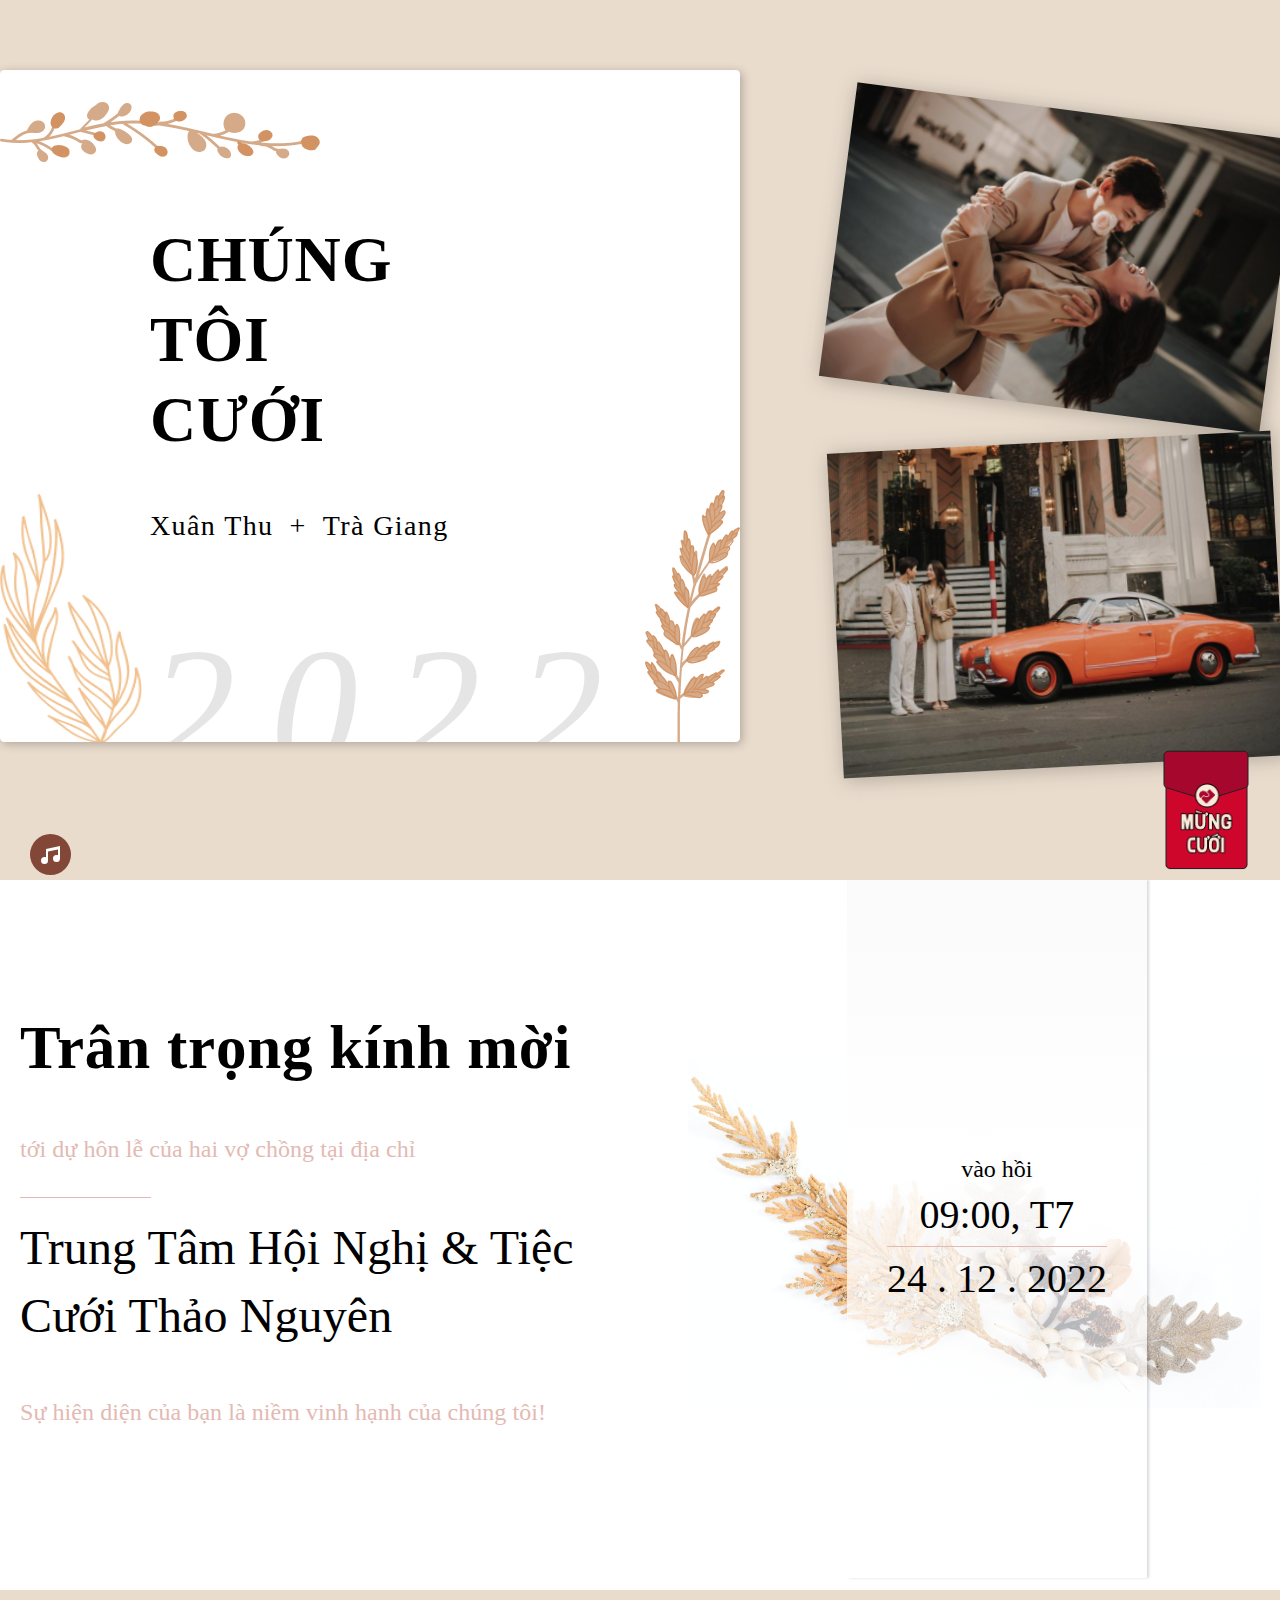
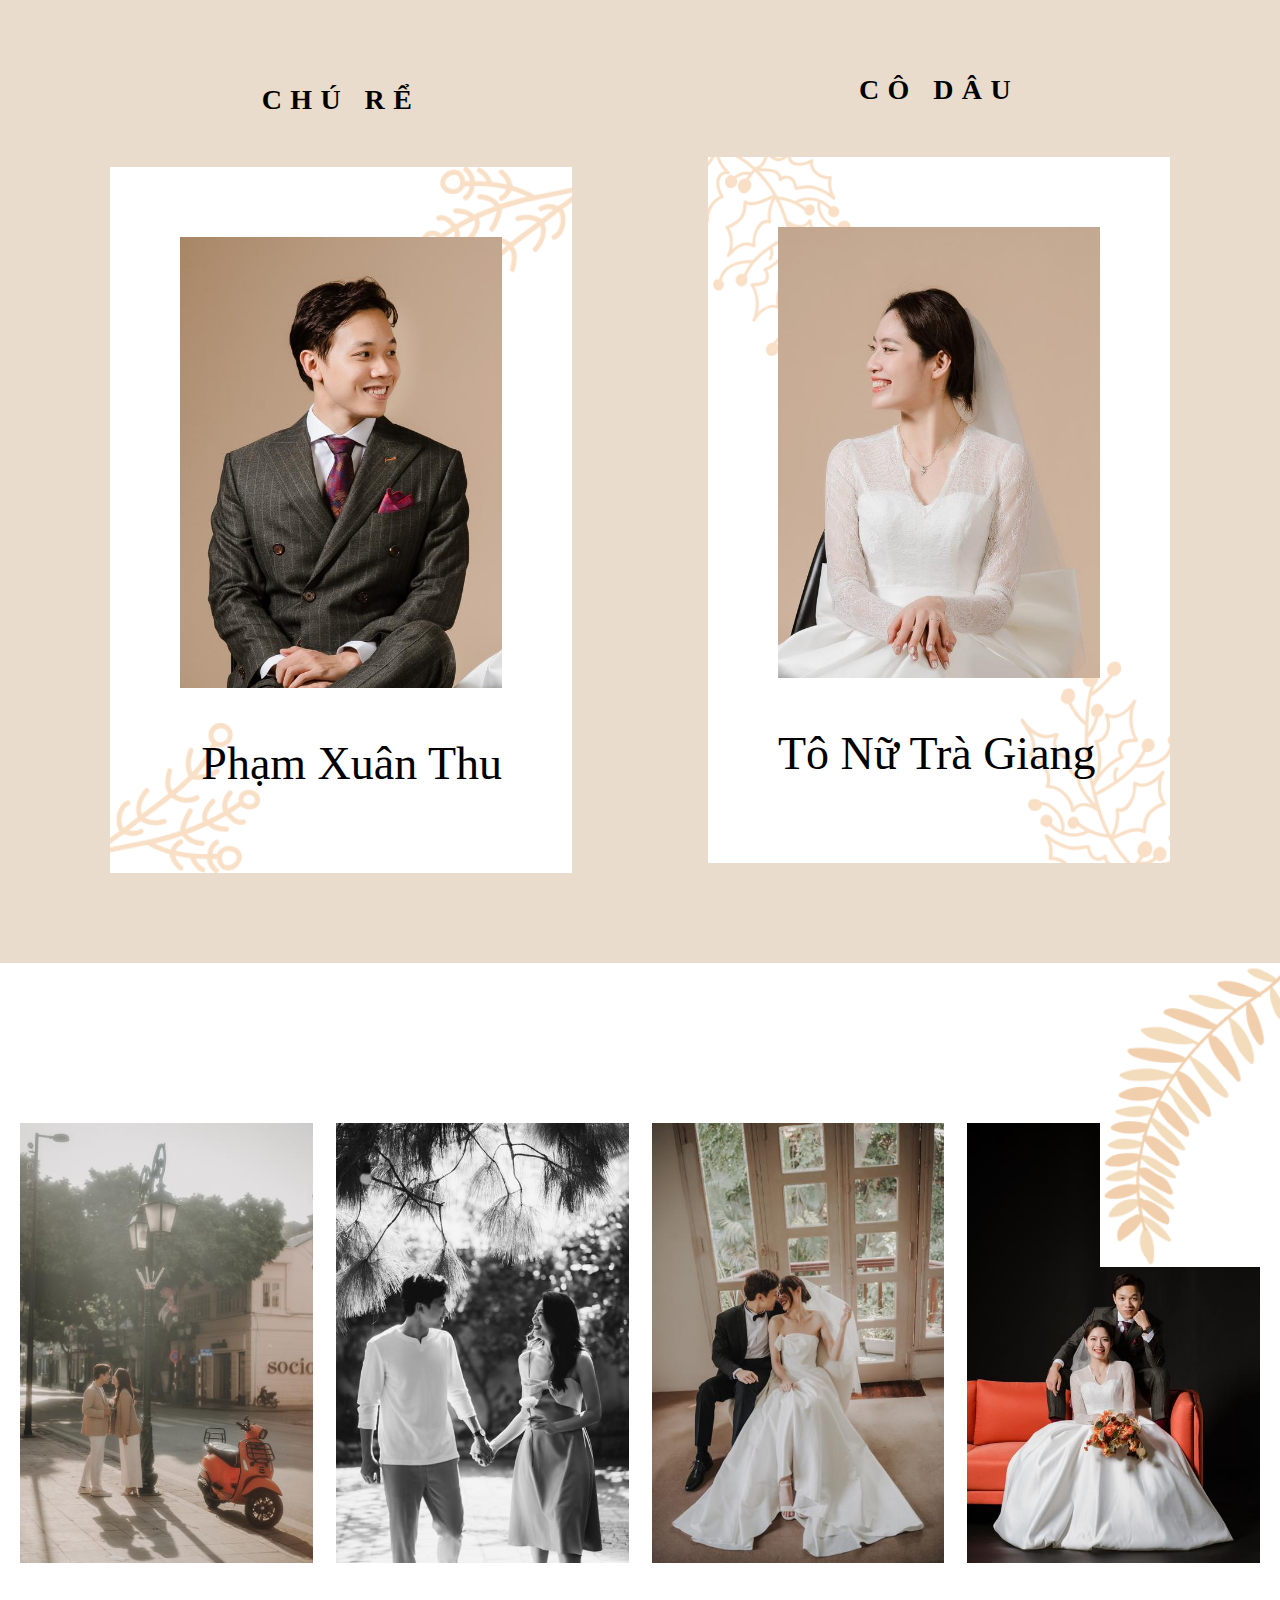
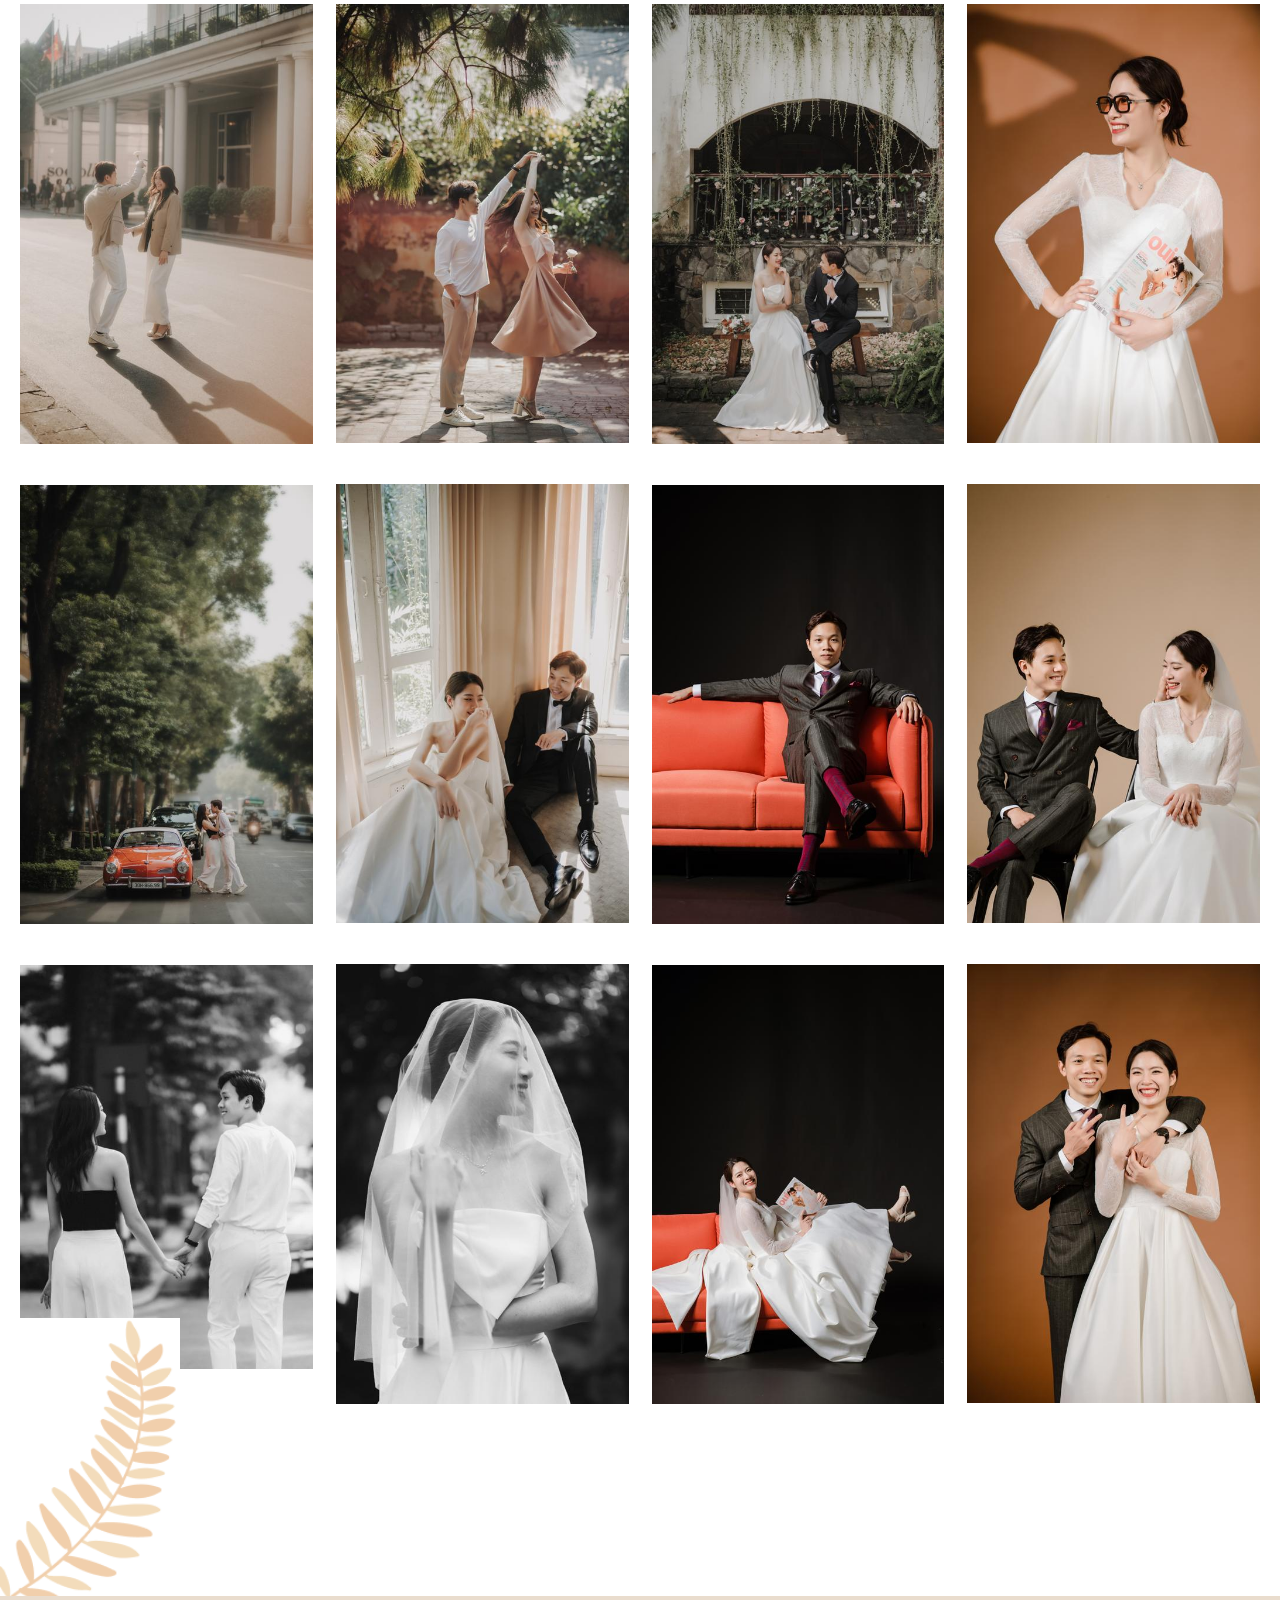
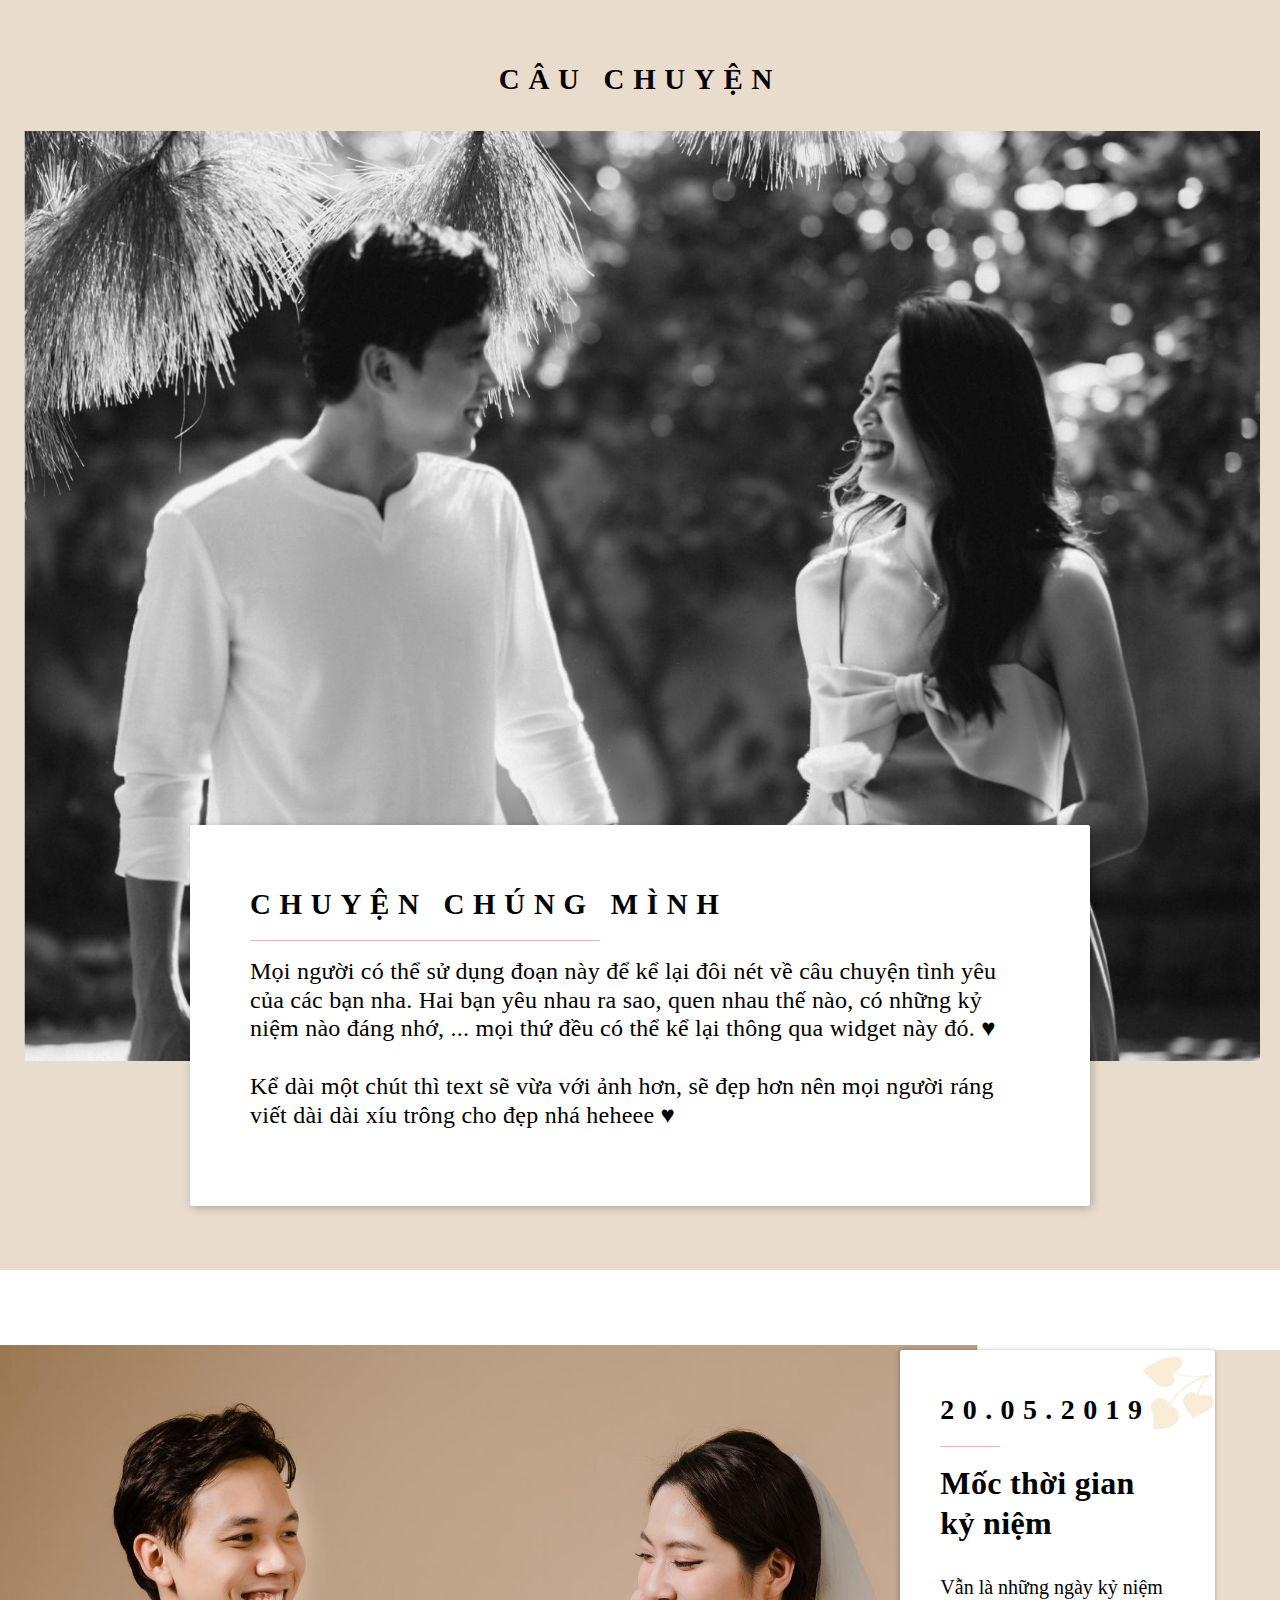
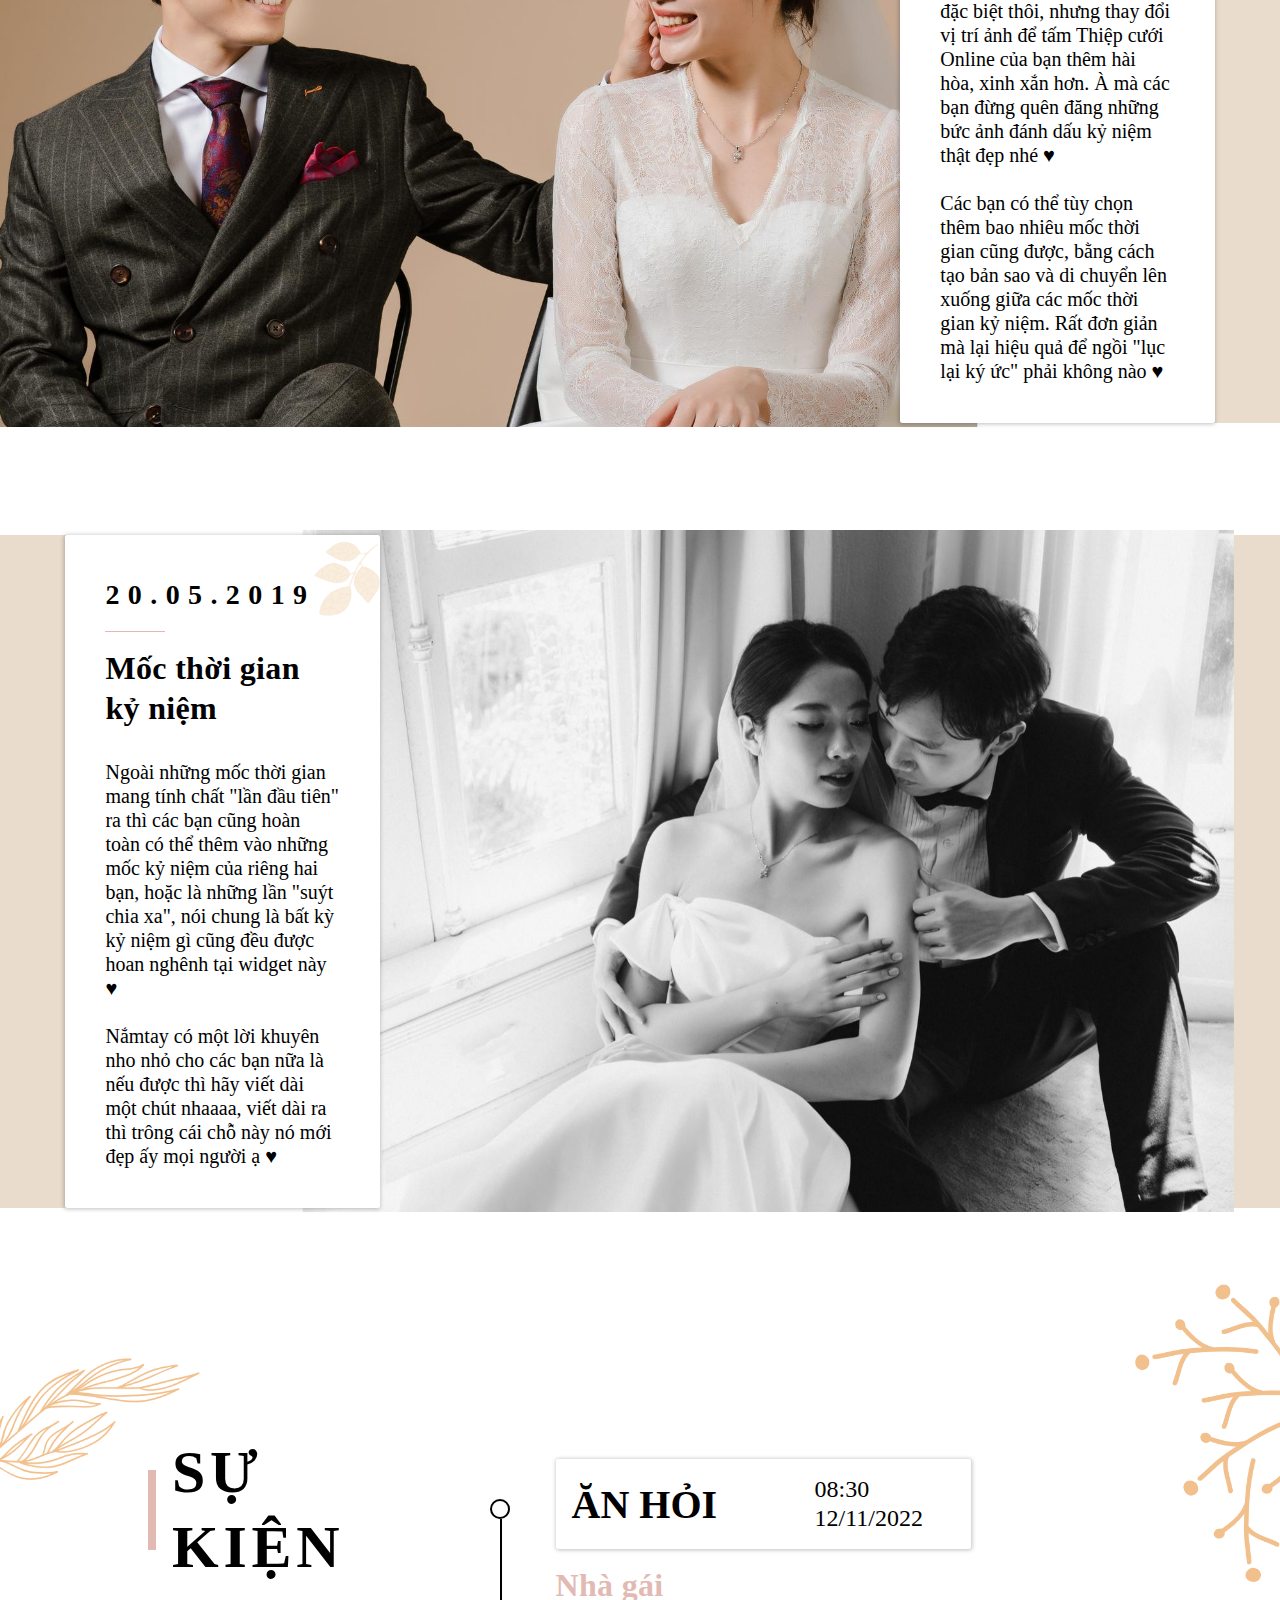
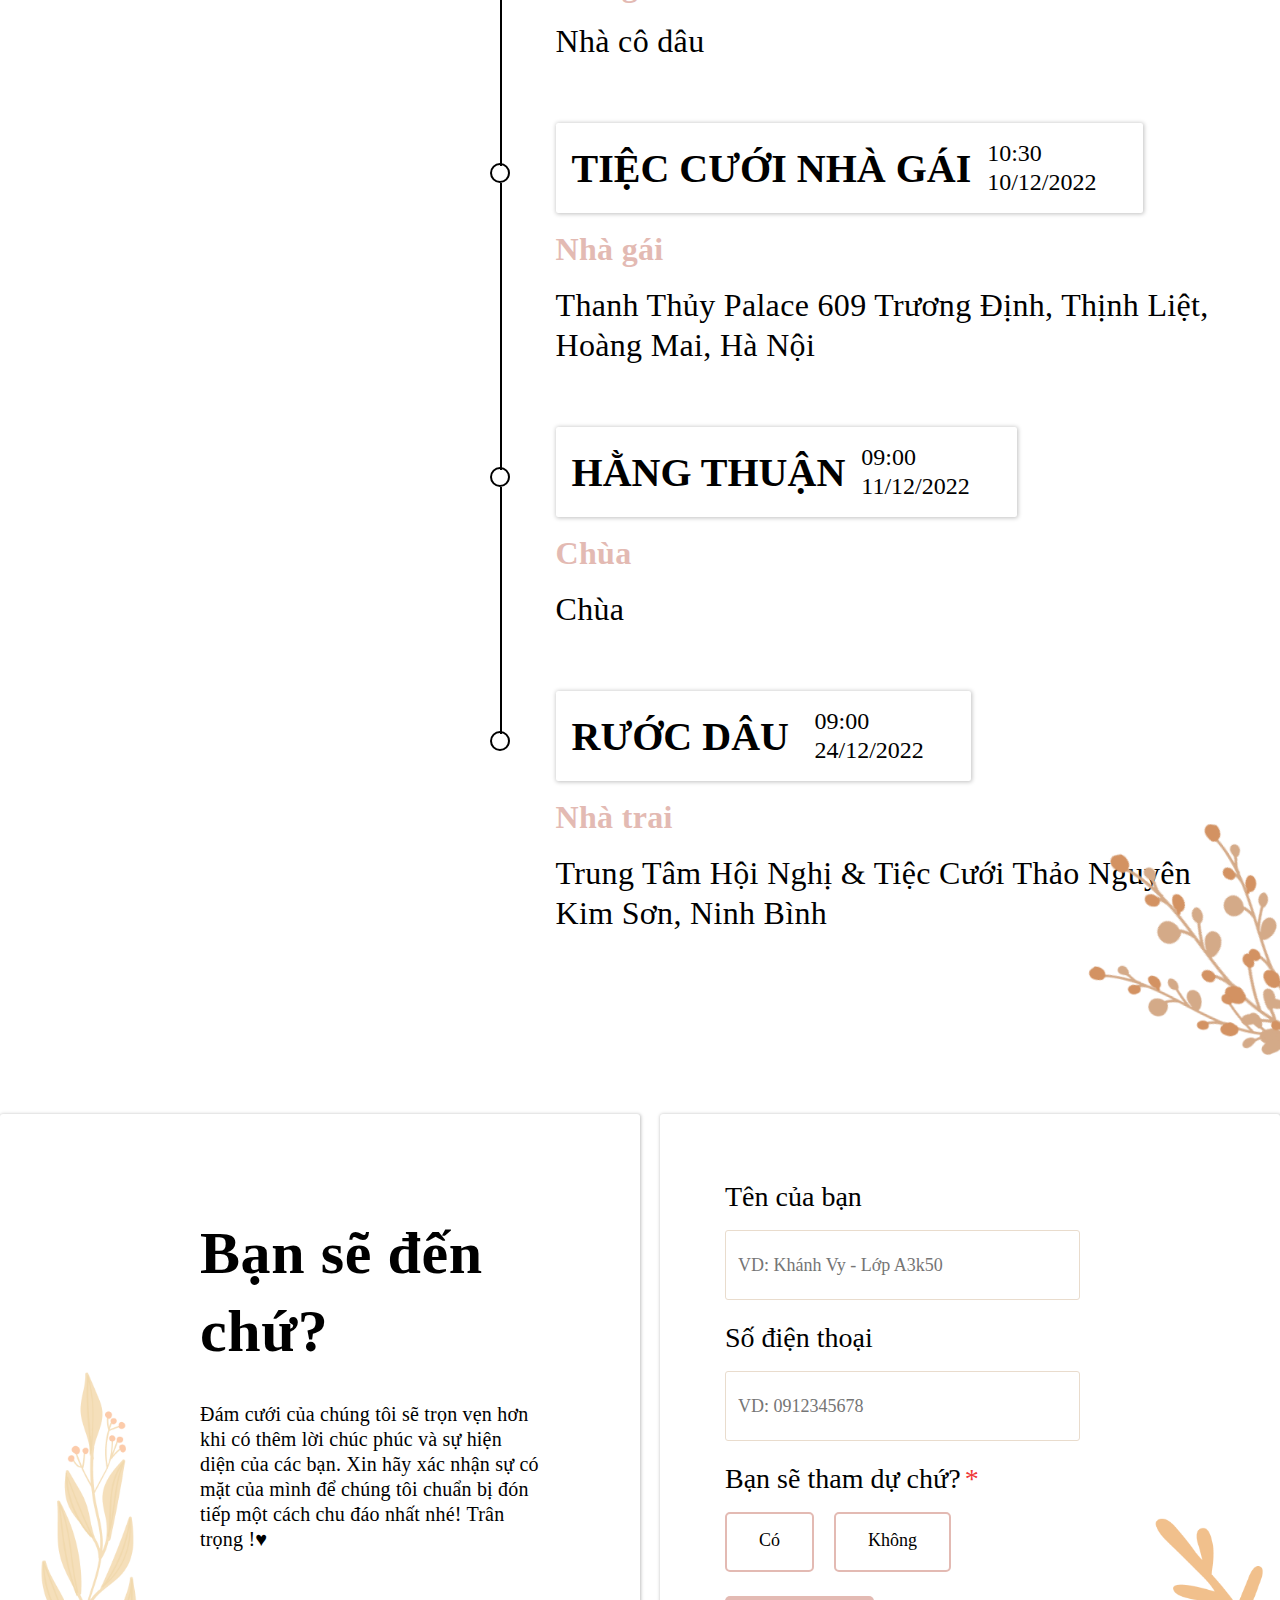
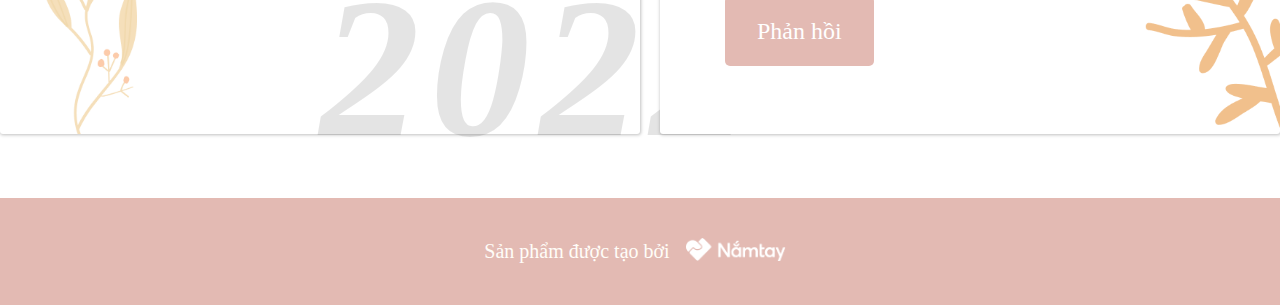
<file: index.html>
<!DOCTYPE html>
<!-- saved from url=(0026)https://namtay.vn/thugiang -->
<html dir="ltr" lang="vi" data-n-head="%7B%22dir%22:%7B%22ssr%22:%22ltr%22%7D,%22lang%22:%7B%22ssr%22:%22vi%22%7D%7D">

<head>
  <meta http-equiv="Content-Type" content="text/html; charset=UTF-8">
  <title>thugiang | Nắmtay.vn</title>
  <meta data-n-head="ssr" name="viewport" content="width=device-width, initial-scale=1">
  <meta data-n-head="ssr" data-hid="robots" name="robots" content="noindex,nofollow">
  <meta data-n-head="ssr" data-hid="facebook-domain-verification" name="facebook-domain-verification"
    content="iyxxtlb7ps117mwk4n7sxjkjrjqxjo">
  <meta data-n-head="ssr" data-hid="i18n-og" property="og:locale" content="vi">
  <meta data-n-head="ssr" data-hid="i18n-og-alt-en" property="og:locale:alternate" content="en">
  <meta data-n-head="ssr" data-hid="og:title" property="og:title" content="thugiang">
  <meta data-n-head="ssr" data-hid="description" property="og:description" content="Thân mời bạn">
  <meta data-n-head="ssr" data-hid="og:description" property="og:description" content="Thân mời bạn">
  <meta data-n-head="ssr" data-hid="og:image" property="og:image"
    content="https://image.namtay.vn/fit/1200/images/theme/ylNcgAvVNU_theme10.png">
  <link data-n-head="ssr" rel="icon" type="image/x-icon" href="https://namtay.vn/img/favicon.svg">
  <link data-n-head="ssr" rel="stylesheet" href="./index.css">
  <link data-n-head="ssr" rel="stylesheet" href="./thugiang _ Nắmtay.vn_files/css2">
  <link data-n-head="ssr" rel="stylesheet" href="./thugiang _ Nắmtay.vn_files/css2(1)">
  <link data-n-head="ssr" rel="stylesheet" href="./thugiang _ Nắmtay.vn_files/animate.min.css">
  <link data-n-head="ssr" rel="stylesheet" href="./thugiang _ Nắmtay.vn_files/aos.css">
  <link data-n-head="ssr" rel="stylesheet" href="./thugiang _ Nắmtay.vn_files/swiper-bundle.min.css">

  <link data-n-head="ssr" href="./thugiang _ Nắmtay.vn_files/css2(2)" rel="stylesheet">
  <link data-n-head="ssr" href="./thugiang _ Nắmtay.vn_files/css2(3)" rel="stylesheet">
  <link data-n-head="ssr" href="./thugiang _ Nắmtay.vn_files/css2(2)" rel="stylesheet">
  <link data-n-head="ssr" href="./thugiang _ Nắmtay.vn_files/css2(3)" rel="stylesheet">
</head>

<body class="no-fb-chat" data-n-head="%7B%22class%22:%7B%22ssr%22:%5B%22no-fb-chat%22%5D%7D%7D">
  <noscript data-n-head="ssr" data-hid="gtm-noscript" data-pbody="true"><iframe
      src="https://www.googletagmanager.com/ns.html?id=GTM-KX29S7T&" height="0" width="0"
      style="display:none;visibility:hidden" title="gtm"></iframe></noscript>
  <div id="__nuxt">
    <!---->
    <div id="__layout">
      <div class="ws">
        <!---->
        <div style="">
          <div class="t10">
            <section data-widget="header" class="t10-intro">
              <div class="t10-intro-inner t10-container">
                <div class="t10-intro-left">
                  <div class="t10-left-inner">
                    <div class="t10-announcement t10-heading-text font-heading">
                      <p>CHÚNG</p>
                      <p>TÔI</p>
                      <p>CƯỚI</p>
                    </div>
                    <div class="t10-couple-name">
                      <div class="t10-para-text groom font-paragraph">
                        <p>Xuân Thu</p>
                      </div>
                      <div class="t10-para-text font-paragraph">+</div>
                      <div class="t10-para-textbride font-paragraph">
                        <p>Trà Giang</p>
                      </div>
                    </div>
                    <div id="year-mark1" class="t10-year-mark">2022</div>
                    <div data-block="decoration" data-decoration-id="1" class="decoration decor-section"><img
                        src="./thugiang _ Nắmtay.vn_files/flower-intro1.png" alt="" class="decor-type-1-1 decor1"> <img
                        src="./thugiang _ Nắmtay.vn_files/flower-intro2.png" alt="" class="decor-type-1-2 decor2"> <img
                        src="./thugiang _ Nắmtay.vn_files/flower-intro3.png" alt="" class="decor-type-1-3 decor3"></div>
                    <div data-block="decoration" data-decoration-id="2" class="decoration decor-section"><img
                        src="./thugiang _ Nắmtay.vn_files/intro1.png" alt="" class="decor-type-2-1 decor1"> <img
                        src="./thugiang _ Nắmtay.vn_files/intro3.png" alt="" class="decor-type-2-2 decor2"> <img
                        src="./thugiang _ Nắmtay.vn_files/intro2.png" alt="" class="decor-type-2-3 decor3"></div>
                    <div data-block="decoration" data-decoration-id="3" class="decoration decor-section"><img
                        src="./thugiang _ Nắmtay.vn_files/flower-intro1(1).png" alt="" class="decor-type-3-1 decor1">
                      <img src="./thugiang _ Nắmtay.vn_files/flower-intro2(1).png" alt="" class="decor-type-3-2 decor2">
                      <img src="./thugiang _ Nắmtay.vn_files/flower-intro3(1).png" alt="" class="decor-type-3-3 decor3">
                    </div>
                  </div>
                </div>
                <div class="t10-intro-right">
                  <div class="t10-right-inner">
                    <div class="t10-intro-img-wr img-rotate1"><img
                        src="./thugiang _ Nắmtay.vn_files/iskRipXFVC__DSC1181.jpg" alt="" height="auto" width="100%"
                        class="intro-img"></div>
                    <div class="t10-intro-img-wr img-rotate2"><img
                        src="./thugiang _ Nắmtay.vn_files/as5HDZuz7M_header2.jpg" alt="" height="auto" width="100%"
                        class="intro-img"></div>
                  </div>
                </div>
              </div>
            </section>
            <section data-widget="location" class="t10-place">
              <div class="t10-place-inner t10-container">
                <div class="t10-place-left">
                  <div class="t10-left-inner">
                    <div class="t10-heading-text font-heading">
                      <p>Trân trọng kính mời</p>
                      <p data-id="invitation" id="igbnv" style="display: none !important;">{{__guest_name__}}</p>
                    </div>
                    <div class="t10-invitation-text font-paragraph">
                      <p>tới dự hôn lễ của hai vợ chồng tại địa chỉ</p>
                    </div>
                    <div class="t10-hr"></div><a data-block-node="url" href="https://goo.gl/maps/VJezZ6SQ1uT2bDLj6"
                      target="_blank" class="t10-place-address font-heading">Trung Tâm Hội Nghị &amp; Tiệc Cưới Thảo
                      Nguyên</a>
                    <div class="t10-invitation-text font-paragraph">
                      <p>Sự hiện diện của bạn là niềm vinh hạnh của chúng tôi!</p>
                    </div>
                  </div>
                </div>
                <div class="t10-place-right">
                  <div class="t10-place-img-wr">
                    <div data-block="decoration" data-decoration-id="1" class="decoration decor-section"><img
                        src="./thugiang _ Nắmtay.vn_files/event-1-new.png" alt="" height="auto" width="100%"
                        class="img-behind decor-1"></div>
                    <div data-block="decoration" data-decoration-id="2" class="decoration decor-section"><img
                        src="./thugiang _ Nắmtay.vn_files/event-1-new(1).png" alt="" height="auto" width="100%"
                        class="img-behind decor-1"></div>
                    <div data-block="decoration" data-decoration-id="3" class="decoration decor-section"><img
                        src="./thugiang _ Nắmtay.vn_files/event-1-new(2).png" alt="" height="auto" width="100%"
                        class="img-behind decor-1"></div>
                  </div>
                  <div class="t10-glass-block">
                    <div class="starttime-wrap">
                      <p class="title font-heading">vào hồi</p>
                      <div class="name font-heading">
                        <p>09:00, T7</p>
                      </div>
                      <div class="t10-hr"></div>
                      <div class="content font-heading">
                        <p>24 . 12 . 2022</p>
                      </div>
                    </div>
                  </div>
                </div>
              </div>
            </section>
            <section data-widget="bio" class="t10-bio">
              <div class="t10-bio-inner t10-container">
                <div class="t10-bio-groom t10-bio-wr">
                  <div class="couple-title font-heading">
                    <p>CHÚ RỂ</p>
                  </div>
                  <div class="bio-image-frame"><img src="./thugiang _ Nắmtay.vn_files/rzTmSX0Hyh__DSC2373-(5).jpg"
                      alt="" height="auto" width="100%" class="img-behind">
                    <div class="couple-name font-paragraph">
                      <p>Phạm Xuân Thu</p>
                    </div>
                    <div data-block="decoration" data-decoration-id="1" class="decoration decor-section"><img
                        src="./thugiang _ Nắmtay.vn_files/groom-1.png" alt="" class="decor1"> <img
                        src="./thugiang _ Nắmtay.vn_files/groom-2.png" alt="" class="decor2"></div>
                    <div data-block="decoration" data-decoration-id="2" class="decoration decor-section"><img
                        src="./thugiang _ Nắmtay.vn_files/groom-1(1).png" alt="" class="decor1"> <img
                        src="./thugiang _ Nắmtay.vn_files/groom-2(1).png" alt="" class="decor2"></div>
                    <div data-block="decoration" data-decoration-id="3" class="decoration decor-section"><img
                        src="./thugiang _ Nắmtay.vn_files/groom1.png" alt="" class="decor1"> <img
                        src="./thugiang _ Nắmtay.vn_files/groom2.png" alt="" class="decor2"></div>
                  </div>
                </div>
                <div class="t10-bio-bride t10-bio-wr">
                  <div class="couple-title font-heading">
                    <p>CÔ DÂU</p>
                  </div>
                  <div class="bio-image-frame"><img src="./thugiang _ Nắmtay.vn_files/Sfks5aOH0Z_codau.jpg" alt=""
                      height="auto" width="100%" class="img-behind">
                    <div class="couple-name font-paragraph">
                      <p>Tô Nữ Trà Giang</p>
                    </div>
                    <div data-block="decoration" data-decoration-id="1" class="decoration decor-section"><img
                        src="./thugiang _ Nắmtay.vn_files/bride-1.png" alt="" class="decor1"> <img
                        src="./thugiang _ Nắmtay.vn_files/bride-2.png" alt="" class="decor2"></div>
                    <div data-block="decoration" data-decoration-id="2" class="decoration decor-section"><img
                        src="./thugiang _ Nắmtay.vn_files/bride-1(1).png" alt="" class="decor1"> <img
                        src="./thugiang _ Nắmtay.vn_files/bride-2(1).png" alt="" class="decor2"></div>
                    <div data-block="decoration" data-decoration-id="3" class="decoration decor-section"><img
                        src="./thugiang _ Nắmtay.vn_files/bride1.png" alt="" class="decor1"> <img
                        src="./thugiang _ Nắmtay.vn_files/bride2.png" alt="" class="decor2"></div>
                  </div>
                </div>
              </div>
            </section>
            <section data-widget="album" class="t10-album">
              <div class="t10-container">
                <div data-block="album" class="t10-album-list nt-album-list">
                  <div class="nt-album-item"><img src="./thugiang _ Nắmtay.vn_files/AlkvwFmJ7H_DSC_0811.jpg"></div>
                  <div class="nt-album-item"><img src="./thugiang _ Nắmtay.vn_files/Y3cSE33Uh5_DSC_0781.jpg"></div>
                  <div class="nt-album-item"><img src="./thugiang _ Nắmtay.vn_files/6rxjr0ceAP__DSC1525.jpg"></div>
                  <div class="nt-album-item"><img src="./thugiang _ Nắmtay.vn_files/MxaGmSzEP1__DSC1463.jpg"></div>
                  <div class="nt-album-item"><img src="./thugiang _ Nắmtay.vn_files/lpgcbuoPJ8__DSC1861.jpg"></div>
                  <div class="nt-album-item"><img src="./thugiang _ Nắmtay.vn_files/M4SSvnn3if__DSC1876.jpg"></div>
                  <div class="nt-album-item"><img src="./thugiang _ Nắmtay.vn_files/WgEg4VcFEA_DSC_1575.jpg"></div>
                  <div class="nt-album-item"><img src="./thugiang _ Nắmtay.vn_files/1sUHqry937__DSC2025.jpg"></div>
                  <div class="nt-album-item"><img src="./thugiang _ Nắmtay.vn_files/S9h8MtT4pI_DSC_1456.jpg"></div>
                  <div class="nt-album-item"><img src="./thugiang _ Nắmtay.vn_files/flmrI34fYp_DSC_1227.jpg"></div>
                  <div class="nt-album-item"><img src="./thugiang _ Nắmtay.vn_files/rSEMGe3OvO__DSC2566.jpg"></div>
                  <div class="nt-album-item"><img src="./thugiang _ Nắmtay.vn_files/fqmuxDuM79__DSC2604.jpg"></div>
                  <div class="nt-album-item"><img src="./thugiang _ Nắmtay.vn_files/8kE06y6ReK__DSC2636.jpg"></div>
                  <div class="nt-album-item"><img src="./thugiang _ Nắmtay.vn_files/N1Rz3jQGGO__DSC2778.jpg"></div>
                  <div class="nt-album-item"><img src="./thugiang _ Nắmtay.vn_files/vhr9jlbHpg__DSC2389.jpg"></div>
                  <div class="nt-album-item"><img src="./thugiang _ Nắmtay.vn_files/6RbYKtDzod__DSC2962.jpg"></div>
                </div>
              </div>
              <div data-block="decoration" data-decoration-id="1" class="decoration decor-section"><img
                  src="./thugiang _ Nắmtay.vn_files/album-1.png" alt="" class="decor1"> <img
                  src="./thugiang _ Nắmtay.vn_files/album-2.png" alt="" class="decor2"></div>
              <div data-block="decoration" data-decoration-id="2" class="decoration decor-section"><img
                  src="./thugiang _ Nắmtay.vn_files/album2.png" alt="" class="decor1"> <img
                  src="./thugiang _ Nắmtay.vn_files/album1.png" alt="" class="decor2"></div>
              <div data-block="decoration" data-decoration-id="3" class="decoration decor-section"><img
                  src="./thugiang _ Nắmtay.vn_files/album2(1).png" alt="" class="decor1"> <img
                  src="./thugiang _ Nắmtay.vn_files/album1(1).png" alt="" class="decor-type-3-2 decor2"></div>
            </section>
            <section data-widget="story" class="t10-story">
              <div class="t10-container">
                <div class="t10-story-title font-heading">CÂU CHUYỆN</div>
                <div class="t10-story-list"><svg width="30" height="30" viewBox="0 0 30 30" fill="none"
                    xmlns="http://www.w3.org/2000/svg" class="corner-ornament corner-1">&lt;line x1="0.672634"
                    y1="8.32737" x2="29.3274" y2="8.32737" stroke="#8C9D51" stroke-width="1.34527"
                    stroke-linecap="round"&gt;&lt;/line&gt;&lt;line x1="8.32737" y1="29.3274" x2="8.32737" y2="0.672634"
                    stroke="#8C9D51" stroke-width="1.34527" stroke-linecap="round"&gt;&lt;/line&gt;</svg><img
                    src="./thugiang _ Nắmtay.vn_files/Rz9BrhZSwT_tmp.png" id="i5ih0z"><svg width="30" height="30"
                    viewBox="0 0 30 30" fill="none" xmlns="http://www.w3.org/2000/svg"
                    class="corner-ornament corner-2">&lt;line x1="29.3274" y1="21.6726" x2="0.672634" y2="21.6726"
                    stroke="#8C9D51" stroke-width="1.34527" stroke-linecap="round"&gt;&lt;/line&gt;&lt;line x1="21.6726"
                    y1="0.672634" x2="21.6726" y2="29.3274" stroke="#8C9D51" stroke-width="1.34527"
                    stroke-linecap="round"&gt;&lt;/line&gt;</svg></div>
                <div class="t10-story-box">
                  <div class="t10-timeline-title font-heading">CHUYỆN CHÚNG MÌNH</div>
                  <div class="divider"></div>
                  <div class="t10-text-desc font-paragraph">Mọi người có thể sử dụng đoạn này để kể lại đôi nét về câu
                    chuyện tình yêu của các bạn nha. Hai bạn yêu nhau ra sao, quen nhau thế nào, có những kỷ niệm nào
                    đáng nhớ, ... mọi thứ đều có thể kể lại thông qua widget này đó. ♥<br><br>Kể dài một chút thì text
                    sẽ vừa với ảnh hơn, sẽ đẹp hơn nên mọi người ráng viết dài dài xíu trông cho đẹp nhá heheee ♥</div>
                </div>
              </div>
            </section>
            <section data-widget="journey" class="t10-journey">
              <div class="t10-journey-inner">
                <div data-block="journey-point" class="t10-journey-wrapper">
                  <div class="t10-journey-box t10-journey-left">
                    <div class="t10-journey-content">
                      <div class="t10-timeline-img-wr"><img src="./thugiang _ Nắmtay.vn_files/iUiO5SI2G4_tmp.png" alt=""
                          height="auto" width="100%" id="i0kjxk"></div>
                    </div>
                  </div>
                  <div class="t10-journey-box t10-journey-right">
                    <div class="t10-journey-content t10-container">
                      <div class="t10-journey-bg">
                        <div data-block-node="journey-point-date" class="date font-heading">20.05.2019</div>
                        <div class="divider"></div>
                        <div data-block-node="journey-point-name" class="t10-timeline-title font-heading">Mốc thời gian
                          kỷ niệm</div>
                        <div data-block-node="journey-point-content" class="message font-paragraph">Vẫn là những ngày kỷ
                          niệm đặc biệt thôi, nhưng thay đổi vị trí ảnh để tấm Thiệp cưới Online của bạn thêm hài hòa,
                          xinh xắn hơn. À mà các bạn đừng quên đăng những bức ảnh đánh dấu kỷ niệm thật đẹp nhé
                          ♥<br><br>Các bạn có thể tùy chọn thêm bao nhiêu mốc thời gian cũng được, bằng cách tạo bản sao
                          và di chuyển lên xuống giữa các mốc thời gian kỷ niệm. Rất đơn giản mà lại hiệu quả để ngồi
                          "lục lại ký ức" phải không nào ♥</div>
                      </div>
                      <div data-block="decoration" data-decoration-id="1" class="decoration decor-section"><img
                          src="./thugiang _ Nắmtay.vn_files/journey-2.png" alt="" height="auto" width="100%"
                          class="decor1 decor2-mau1"></div>
                      <div data-block="decoration" data-decoration-id="2" class="decoration decor-section"><img
                          src="./thugiang _ Nắmtay.vn_files/journey2.png" alt="" height="auto" width="100%"
                          class="decor1"></div>
                      <div data-block="decoration" data-decoration-id="3" class="decoration decor-section"><img
                          src="./thugiang _ Nắmtay.vn_files/journey2(1).png" alt="" height="auto" width="100%"
                          class="decor1"></div>
                    </div>
                  </div>
                </div>
                <div data-block="journey-point" class="t10-journey-wrapper reverse-block">
                  <div class="t10-journey-box t10-journey-left">
                    <div class="t10-journey-content">
                      <div class="t10-timeline-img-wr"><img src="./thugiang _ Nắmtay.vn_files/oHsyLLwa5j_tmp.png" alt=""
                          height="auto" width="100%" id="ini74p"></div>
                    </div>
                  </div>
                  <div class="t10-journey-box t10-journey-right">
                    <div class="t10-journey-content t10-container">
                      <div class="t10-journey-bg">
                        <div data-block-node="journey-point-date" class="date font-heading">20.05.2019</div>
                        <div class="divider"></div>
                        <div data-block-node="journey-point-name" class="t10-timeline-title font-heading">Mốc thời gian
                          kỷ niệm</div>
                        <div data-block-node="journey-point-content" class="message font-paragraph">Ngoài những mốc thời
                          gian mang tính chất "lần đầu tiên" ra thì các bạn cũng hoàn toàn có thể thêm vào những mốc kỷ
                          niệm của riêng hai bạn, hoặc là những lần "suýt chia xa", nói chung là bất kỳ kỷ niệm gì cũng
                          đều được hoan nghênh tại widget này ♥<br><br>Nắmtay có một lời khuyên nho nhỏ cho các bạn nữa
                          là nếu được thì hãy viết dài một chút nhaaaa, viết dài ra thì trông cái chỗ này nó mới đẹp ấy
                          mọi người ạ ♥</div>
                      </div>
                      <div data-block="decoration" data-decoration-id="1" class="decoration decor-section"><img
                          src="./thugiang _ Nắmtay.vn_files/journey-3.png" alt="" height="auto" width="100%"
                          class="decor1 decor3-mau1"></div>
                      <div data-block="decoration" data-decoration-id="2" class="decoration decor-section"><img
                          src="./thugiang _ Nắmtay.vn_files/journey3.png" alt="" height="auto" width="100%"
                          class="decor1"></div>
                      <div data-block="decoration" data-decoration-id="3" class="decoration decor-section"><img
                          src="./thugiang _ Nắmtay.vn_files/journey3(1).png" alt="" height="auto" width="100%"
                          class="decor1"></div>
                    </div>
                  </div>
                </div>
              </div>
            </section>
            <section data-widget="event" class="t10-event">
              <div class="t10-event-inner t10-container">
                <div></div>
                <div></div>
                <div class="t10-eventleft">
                  <div class="thick-divider"></div>
                  <div class="t10-section-title t10-event-title font-heading">
                    <p>SỰ KIỆN</p>
                  </div>
                </div>
                <div class="t10-event-right">
                  <div data-block="timemark" class="t10-event-point">
                    <div id="iyckdr" class="t10-timeline-wrapper">
                      <div id="iga9h3" class="t10-timeline-box t10-timeline-upper">
                        <div id="imnkyq" class="t10-timeline-content t10-event-time-box">
                          <div data-block-node="timemark-name" id="in3gxn" class="t10-timeline-title font-heading">ĂN
                            HỎI</div>
                          <div data-block-node="timemark-datetime" id="itfjtu" class="date font-paragraph">08:30
                            12/11/2022</div>
                        </div>
                      </div>
                      <div id="i2gvzk" class="t10-timeline-box t10-timeline-middle">
                        <div id="i6l6b7" class="t10-timeline-content"><a href="https://namtay.vn/thugiang"
                            target="_blank" data-block-node="timemark-address" id="i4u9mi"
                            class="place font-heading">Nhà gái</a>
                          <div data-block-node="timemark-content" id="ik4ghj" class="t10-text-desc font-paragraph">Nhà
                            cô dâu</div>
                        </div>
                      </div>
                    </div>
                  </div>
                  <div data-block="timemark" class="t10-event-point">
                    <div id="iet7nj" class="t10-timeline-wrapper">
                      <div id="ibnqwy" class="t10-timeline-box t10-timeline-upper">
                        <div id="i32day" class="t10-timeline-content t10-event-time-box">
                          <div data-block-node="timemark-name" id="iqw1kk" class="t10-timeline-title font-heading">TIỆC
                            CƯỚI NHÀ GÁI</div>
                          <div data-block-node="timemark-datetime" id="irkobz" class="date font-paragraph">10:30
                            10/12/2022</div>
                        </div>
                      </div>
                      <div id="ihtsmt" class="t10-timeline-box t10-timeline-middle">
                        <div id="ixqwj4" class="t10-timeline-content"><a href="https://namtay.vn/thugiang"
                            target="_blank" data-block-node="timemark-address" id="icq1tp"
                            class="place font-heading">Nhà gái</a>
                          <div data-block-node="timemark-content" id="iniue5" class="t10-text-desc font-paragraph">Thanh
                            Thủy Palace 609 Trương Định, Thịnh Liệt, Hoàng Mai, Hà Nội</div>
                        </div>
                      </div>
                    </div>
                  </div>
                  <div data-block="timemark" class="t10-event-point">
                    <div id="i984p5" class="t10-timeline-wrapper">
                      <div id="iifl0a" class="t10-timeline-box t10-timeline-upper">
                        <div id="izycok" class="t10-timeline-content t10-event-time-box">
                          <div data-block-node="timemark-name" id="igx1py" class="t10-timeline-title font-heading">HẰNG
                            THUẬN</div>
                          <div data-block-node="timemark-datetime" id="ive6fo" class="date font-paragraph">09:00
                            11/12/2022</div>
                        </div>
                      </div>
                      <div id="i0c23w" class="t10-timeline-box t10-timeline-middle">
                        <div id="i7ilrm" class="t10-timeline-content"><a href="https://namtay.vn/thugiang"
                            target="_blank" data-block-node="timemark-address" id="iyrii8"
                            class="place font-heading">Chùa</a>
                          <div data-block-node="timemark-content" id="iu3nho" class="t10-text-desc font-paragraph">Chùa
                          </div>
                        </div>
                      </div>
                    </div>
                  </div>
                  <div data-block="timemark" class="t10-event-point">
                    <div id="iward4" class="t10-timeline-wrapper">
                      <div id="itp4kg" class="t10-timeline-box t10-timeline-upper">
                        <div id="ir2wnx" class="t10-timeline-content t10-event-time-box">
                          <div data-block-node="timemark-name" id="i5btuc" class="t10-timeline-title font-heading">RƯỚC
                            DÂU</div>
                          <div data-block-node="timemark-datetime" id="i7sroy" class="date font-paragraph">09:00
                            24/12/2022</div>
                        </div>
                      </div>
                      <div id="i73dzg" class="t10-timeline-box t10-timeline-middle">
                        <div id="i0nvtm" class="t10-timeline-content"><a href="https://namtay.vn/thugiang"
                            target="_blank" data-block-node="timemark-address" id="i617zf"
                            class="place font-heading">Nhà trai</a>
                          <div data-block-node="timemark-content" id="ikz4j4" class="t10-text-desc font-paragraph">Trung
                            Tâm Hội Nghị &amp; Tiệc Cưới Thảo Nguyên Kim Sơn, Ninh Bình</div>
                        </div>
                      </div>
                    </div>
                  </div>
                </div>
              </div>
              <div data-block="decoration" data-decoration-id="1" class="decoration decor-section"><img
                  src="./thugiang _ Nắmtay.vn_files/event-2.png" alt="" height="auto" width="100%" class="decor1"> <img
                  src="./thugiang _ Nắmtay.vn_files/event-3.png" alt="" height="auto" width="100%" class="decor2"> <img
                  src="./thugiang _ Nắmtay.vn_files/event-4.png" alt="" height="auto" width="100%" class="decor3"></div>
              <div data-block="decoration" data-decoration-id="2" class="decoration decor-section"><img
                  src="./thugiang _ Nắmtay.vn_files/event3.png" alt="" height="auto" width="100%"
                  class="decor1 decor1-mau2"> <img src="./thugiang _ Nắmtay.vn_files/event2.png" alt="" height="auto"
                  width="100%" class="decor2 decor2-mau2"> <img src="./thugiang _ Nắmtay.vn_files/event4.png" alt=""
                  height="auto" width="100%" class="decor3 decor3-mau2"></div>
              <div data-block="decoration" data-decoration-id="3" class="decoration decor-section"><img
                  src="./thugiang _ Nắmtay.vn_files/event3(1).png" alt="" height="auto" width="100%" class="decor1">
                <img src="./thugiang _ Nắmtay.vn_files/event2(1).png" alt="" height="auto" width="100%" class="decor2">
                <img src="./thugiang _ Nắmtay.vn_files/event4(1).png" alt="" height="auto" width="100%" class="decor3">
              </div>
            </section>
            <section id="rsvp" data-widget="rsvp" class="t10-contact">
              <div class="t10-container t10-contact-wrapper t10-rsvp-inner">
                <div class="t10-contact-txt">
                  <div class="t10-contact-txt-title font-heading">
                    <p>Bạn sẽ đến chứ?</p>
                  </div>
                  <div class="t10-text-desc font-paragraph">
                    <p>Đám cưới của chúng tôi sẽ trọn vẹn hơn khi có thêm lời chúc phúc và sự hiện diện của các bạn. Xin
                      hãy xác nhận sự có mặt của mình để chúng tôi chuẩn bị đón tiếp một cách chu đáo nhất nhé! Trân
                      trọng !♥</p>
                  </div>
                  <div id="year-mark" class="t10-year-mark">2022</div>
                  <div data-block="decoration" data-decoration-id="1" class="decoration decor-section"><img
                      src="./thugiang _ Nắmtay.vn_files/footer-1.png" alt="" height="auto" width="100%"
                      class="decor1 decor1-mau1"></div>
                  <div data-block="decoration" data-decoration-id="2" class="decoration decor-section"><img
                      src="./thugiang _ Nắmtay.vn_files/footer1.png" alt="" height="auto" width="100%"
                      class="decor1 decor1-mau2"></div>
                  <div data-block="decoration" data-decoration-id="3" class="decoration decor-section"><img
                      src="./thugiang _ Nắmtay.vn_files/footer1(1).png" alt="" height="auto" width="100%"
                      class="decor1 decor1-mau3"></div>
                </div>
                <form method="post" class="form"><label>
                    <p class="form-label font-heading">Tên của bạn</p><input type="text"
                      placeholder="VD: Khánh Vy - Lớp A3k50" required="" class="font-paragraph">
                  </label><label>
                    <p class="form-label font-heading">Số điện thoại</p><input type="tel" placeholder="VD: 0912345678"
                      pattern="(84|0[3|5|7|8|9])+([0-9]{8})\b" required="" class="font-paragraph">
                  </label>
                  <div class="form-question">
                    <p class="form-label font-heading">Bạn sẽ tham dự chứ?<span id="i3s71z">*</span></p>
                    <div class="btn-wrap"><input id="t10-yes" type="radio" name="rsvp" value="yes" required=""
                        class="form-radio"><label for="t10-yes" class="form-btn font-heading">Có</label><input
                        id="t10-no" type="radio" name="rsvp" value="no" required="" class="form-radio"><label
                        for="t10-no" class="form-btn font-heading">Không</label></div>
                    <div class="form-submit-wrap"><button class="form-submit font-paragraph">Phản hồi</button></div>
                  </div>
                  <div data-block="decoration" data-decoration-id="1" class="decoration decor-section"><img
                      src="./thugiang _ Nắmtay.vn_files/footer-2.png" alt="" height="auto" width="100%"
                      class="decor1 decor1-mau1"></div>
                  <div data-block="decoration" data-decoration-id="2" class="decoration decor-section"><img
                      src="./thugiang _ Nắmtay.vn_files/footer2.png" alt="" height="auto" width="100%"
                      class="decor1 decor1-mau2"></div>
                  <div data-block="decoration" data-decoration-id="3" class="decoration decor-section"><img
                      src="./thugiang _ Nắmtay.vn_files/footer2(1).png" alt="" height="auto" width="100%"
                      class="decor1 decor1-mau3"></div>
                </form>
              </div>
            </section>
            <div data-id="donate-fab" id="call-to-donate" style="bottom: 0px;"><a>
                <div class="sticky-btn-wrapper"><img src="./thugiang _ Nắmtay.vn_files/front.png" alt=""
                    class="sticky-btn-front"><svg width="86" height="97" viewBox="0 0 86 97" fill="none"
                    xmlns="http://www.w3.org/2000/svg" class="sticky-btn-opener">
                    <path
                      d="M85 52.445V81.3185C85 82.3228 84.526 83.2357 83.7675 83.893C83.3693 84.2399 82.8763 84.532 82.3454 84.7146L81.9472 84.8424L45.5788 96.1078C43.9291 96.6191 42.1278 96.6191 40.4781 96.1078L4.10971 84.8607L3.6167 84.7146C3.10474 84.532 2.6307 84.2399 2.23251 83.9112C1.47404 83.2357 1 82.3228 1 81.3185V52.445C1 50.1262 2.95305 48.2456 5.36117 48.2456H43H80.6388C83.047 48.2456 85 50.1262 85 52.445Z"
                      fill="#A5072D" stroke="#231F20" stroke-miterlimit="10"></path>
                  </svg><img src="./thugiang _ Nắmtay.vn_files/back.png" alt="" class="sticky-btn-back"> <img
                    src="./thugiang _ Nắmtay.vn_files/button.png" alt="" class="sticky-btn-button"> <img
                    src="./thugiang _ Nắmtay.vn_files/money1.png" alt="" class="sticky-btn-money1"> <img
                    src="./thugiang _ Nắmtay.vn_files/money2.png" alt="" class="sticky-btn-money2"> <img
                    src="./thugiang _ Nắmtay.vn_files/money3.png" alt="" class="sticky-btn-money3"></div>
              </a></div>
            <section class="t10-footer">
              <div class="t10-container t10-footer-wrapper">
                <div class="t10-footer-content font-heading">
                  <p>Sản phẩm được tạo bởi</p><a href="https://namtay.vn/?ref=" target="_blank" id="i0l1lj"><img
                      src="./thugiang _ Nắmtay.vn_files/logo-footer.png" alt="logo footer"></a>
                </div>
              </div>
            </section>
          </div>
        </div>
        <button type="button" class="audio-btn v-btn v-btn--icon v-btn--round theme--light v-size--default" xs=""
          style="color: rgb(255, 255, 255); caret-color: rgb(255, 255, 255); bottom: 25px;"><span
            class="v-btn__content"><span aria-hidden="true" class="v-icon notranslate theme--light"><svg
                xmlns="http://www.w3.org/2000/svg" viewBox="0 0 24 24" role="img" aria-hidden="true"
                class="v-icon__svg">
                <path
                  d="M21,3V15.5A3.5,3.5 0 0,1 17.5,19A3.5,3.5 0 0,1 14,15.5A3.5,3.5 0 0,1 17.5,12C18.04,12 18.55,12.12 19,12.34V6.47L9,8.6V17.5A3.5,3.5 0 0,1 5.5,21A3.5,3.5 0 0,1 2,17.5A3.5,3.5 0 0,1 5.5,14C6.04,14 6.55,14.12 7,14.34V6L21,3Z">
                </path>
              </svg></span></span></button>
        <div class="notification-wrapper" data-v-0d9974ee="">
          <!---->
        </div>
        <div data-app="true" id="app" class="v-application v-application--is-ltr theme--light">
          <div class="v-application--wrap">
            <div role="dialog" data-fetch-key="data-v-1aa27156:0" class="v-dialog__container" data-v-1aa27156="">
              <!---->
            </div>
            <div role="dialog" data-fetch-key="data-v-2b7e83b0:0" class="v-dialog__container" data-v-2b7e83b0="">
              <!---->
            </div>
            <div role="dialog" class="v-dialog__container" data-v-cfe17980="">
              <!---->
            </div>
            <div role="dialog" thumbnail="images/theme/ylNcgAvVNU_theme10.png" class="v-dialog__container"
              data-v-3a358218="">
              <!---->
            </div>
            <div role="dialog" class="v-dialog__container" data-v-5877d829="">
              <!---->
            </div>
          </div>
        </div>
      </div>
    </div>
  </div>
</body>

</html>
</file>
